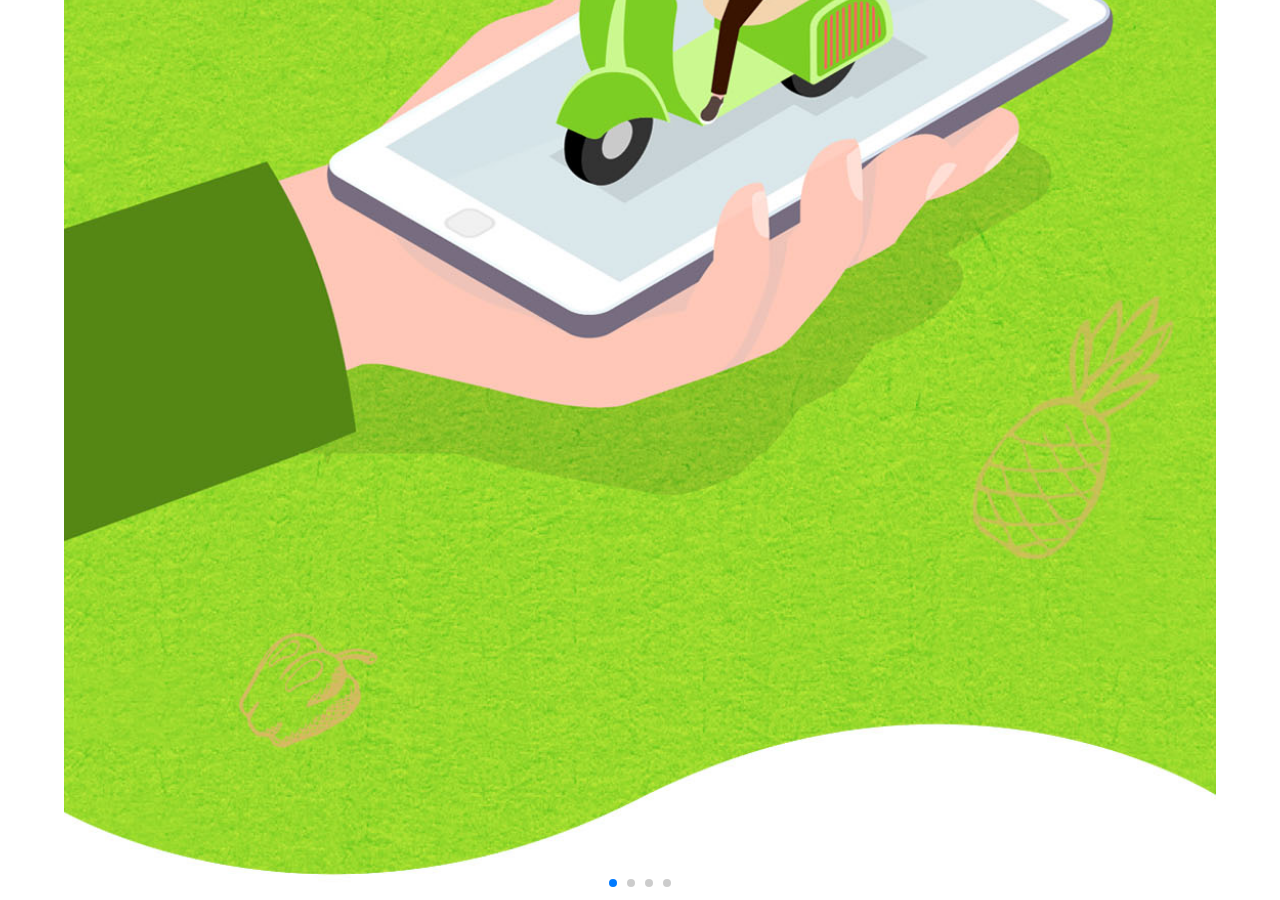
<file: index.html>
<!DOCTYPE html>
<html lang="en">
<head>
<meta charset="gb2312">
<title></title>
<meta name="viewport" content="width=device-width, initial-scale=1, minimum-scale=1, maximum-scale=1">

<!-- Link Swiper's CSS -->
<link rel="stylesheet" href="dist/css/swiper.min.css">

<!-- Demo styles -->
<style>
html, body {
	position: relative;
	height: 100%;
}
body {
	background: #eee;
	font-family: Helvetica Neue, Helvetica, Arial, sans-serif;
	font-size: 14px;
	color:#000;
	margin: 0;
	padding: 0;
}
.swiper-container {
	width: 100%;
	height: 100%;
}
.swiper-slide {
	text-align: center;
	font-size: 18px;
	background: #fff;

	/* Center slide text vertically */
	display: -webkit-box;
	display: -ms-flexbox;
	display: -webkit-flex;
	display: flex;
	-webkit-box-pack: center;
	-ms-flex-pack: center;
	-webkit-justify-content: center;
	justify-content: center;
	-webkit-box-align: center;
	-ms-flex-align: center;
	-webkit-align-items: center;
	align-items: center;
}
.swiper-slide img{
	width: 90%;
}
</style>
</head>
<body>
<!-- Swiper -->
<div class="swiper-container">
	<div class="swiper-wrapper">
		<div class="swiper-slide"><img src="img/yind (11).jpg"></div>
		<div class="swiper-slide"><img src="img/yind (4).jpg"></div>
		<div class="swiper-slide"><img src="img/yind (3).jpg"></div>
		<div class="swiper-slide"><a href="index1.html"><img src="img/yind (2).jpg"></a></div>
		<!--<div class="swiper-slide">Slide 5</div>
		<div class="swiper-slide">Slide 6</div>
		<div class="swiper-slide">վ���ز�</div>
		<div class="swiper-slide">Slide 8</div>
		<div class="swiper-slide">Slide 9</div>
		<div class="swiper-slide">Slide 10</div>-->
	</div>
	<!-- Add Pagination -->
	<div class="swiper-pagination"></div>
	<!-- Add Navigation -->
	<!--<div class="swiper-button-prev"></div>
	<div class="swiper-button-next"></div>-->
</div>

<!-- jQuery -->
<script type="text/javascript" src="js/jquery-2.1.3.min.js"></script>
<!-- Swiper JS -->
<script src="dist/js/swiper.jquery.min.js"></script>

<!-- Initialize Swiper -->
<script>
var swiper = new Swiper('.swiper-container', {
	pagination: '.swiper-pagination',
	paginationClickable: true,
	  spaceBetween: 30,
    centeredSlides: true,
//  autoplay:4000,
//  autoplayDisableOnInteraction: false,
//  loop:true,
//	nextButton: '.swiper-button-next',
//	prevButton: '.swiper-button-prev'
});
</script>


</body>
</html>
</file>
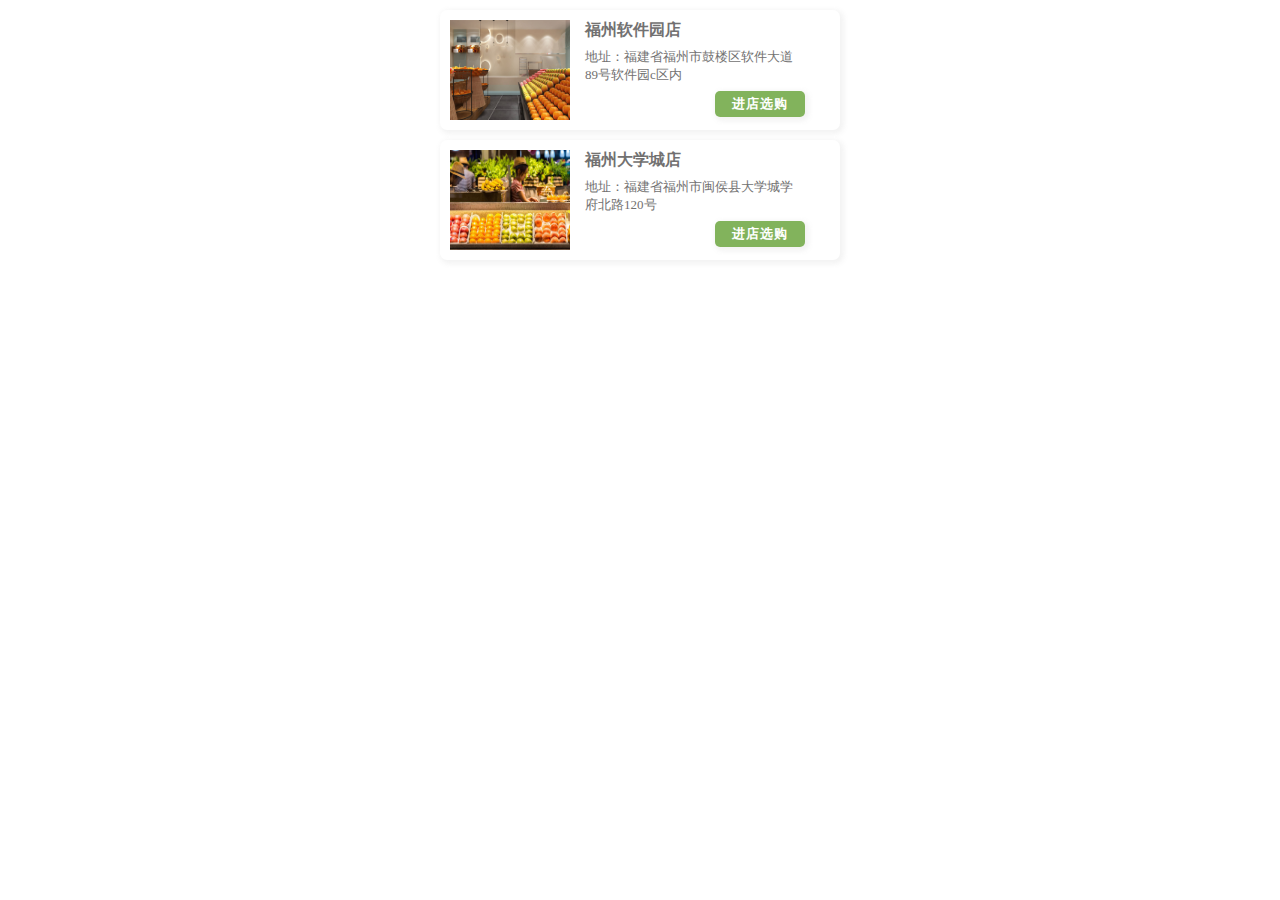
<file: html/detail.html>
<!DOCTYPE html>
<html>
	<head>
		<meta charset="UTF-8">
		<title>附近鲜果</title>
		<link rel="stylesheet" href="../css/project.css" />
		<meta name="viewport" content="width=device-width, initial-scale=1, minimum-scale=1, maximum-scale=1">
		<style type="text/css">
			.phoneDetail_list{
				width: 100%;
				padding: 10px;
				box-sizing: border-box;
				border-radius: 7px;
				margin-top: 10px;
				-moz-box-shadow:2px 2px 5px 2px rgba(136,136,136,0.1); /* 老的 Firefox */
				box-shadow: 2px 2px 5px 2px rgba(136,136,136,0.1);
			}
			.phoneDetail_list>div{
				display: flex;
				color: #727171;
				/*width: 70%;*/
				text-align: left;
				
			}
			.phoneDetail_list>div>img{
				width: 120px;
				height: 100px;
				margin-right: 15px;
			}
			.phoneDetail_list>div>div{
				/*margin-left: 20px;*/
				width: 220px;
			}
			.phoneDetail_list>div>div>h3{
				font-size: 16px;
				margin-bottom: 7px;
			}
			.phoneDetail_list>div>div>p{
				margin-bottom: 7px;
			}
			.phoneDetail_list>div>div>button{
				float: right;
				width:90px;
				border: 0;
				padding: 4px;
				background-color: #82b35c;
				color: #FFFFFF;
				border-radius: 5px;
				-moz-box-shadow:2px 2px 5px 2px rgba(136,136,136,0.1); /* 老的 Firefox */
				box-shadow: 2px 2px 5px 2px rgba(136,136,136,0.1);
				font-weight: bold;
				letter-spacing: 1px;
			}
		</style>
	</head>
	<body>
		<div class="phoneDetail_list">
			<div>
				<img src="../images/g1.jpg" />
				<div>
					<h3>福州软件园店</h3>
					<p>地址：福建省福州市鼓楼区软件大道89号软件园c区内</p>
					<button>进店选购</button>
				</div>
			</div>
		</div>
		<div class="phoneDetail_list">
			<div>
				<img src="../images/g3.jpg" />
				<div>
					<h3>福州大学城店</h3>
					<p>地址：福建省福州市闽侯县大学城学府北路120号</p>
					<button>进店选购</button>
				</div>
			</div>
		</div>
	</body>
	<script type="text/javascript" src="../js/jquery-1.8.2.min.js" ></script>
	<script type="text/javascript">
		$(".phoneDetail_list>div>div>button").click(function(){
			window.location.href="list1.html"
		})
	</script>
</html>
</file>
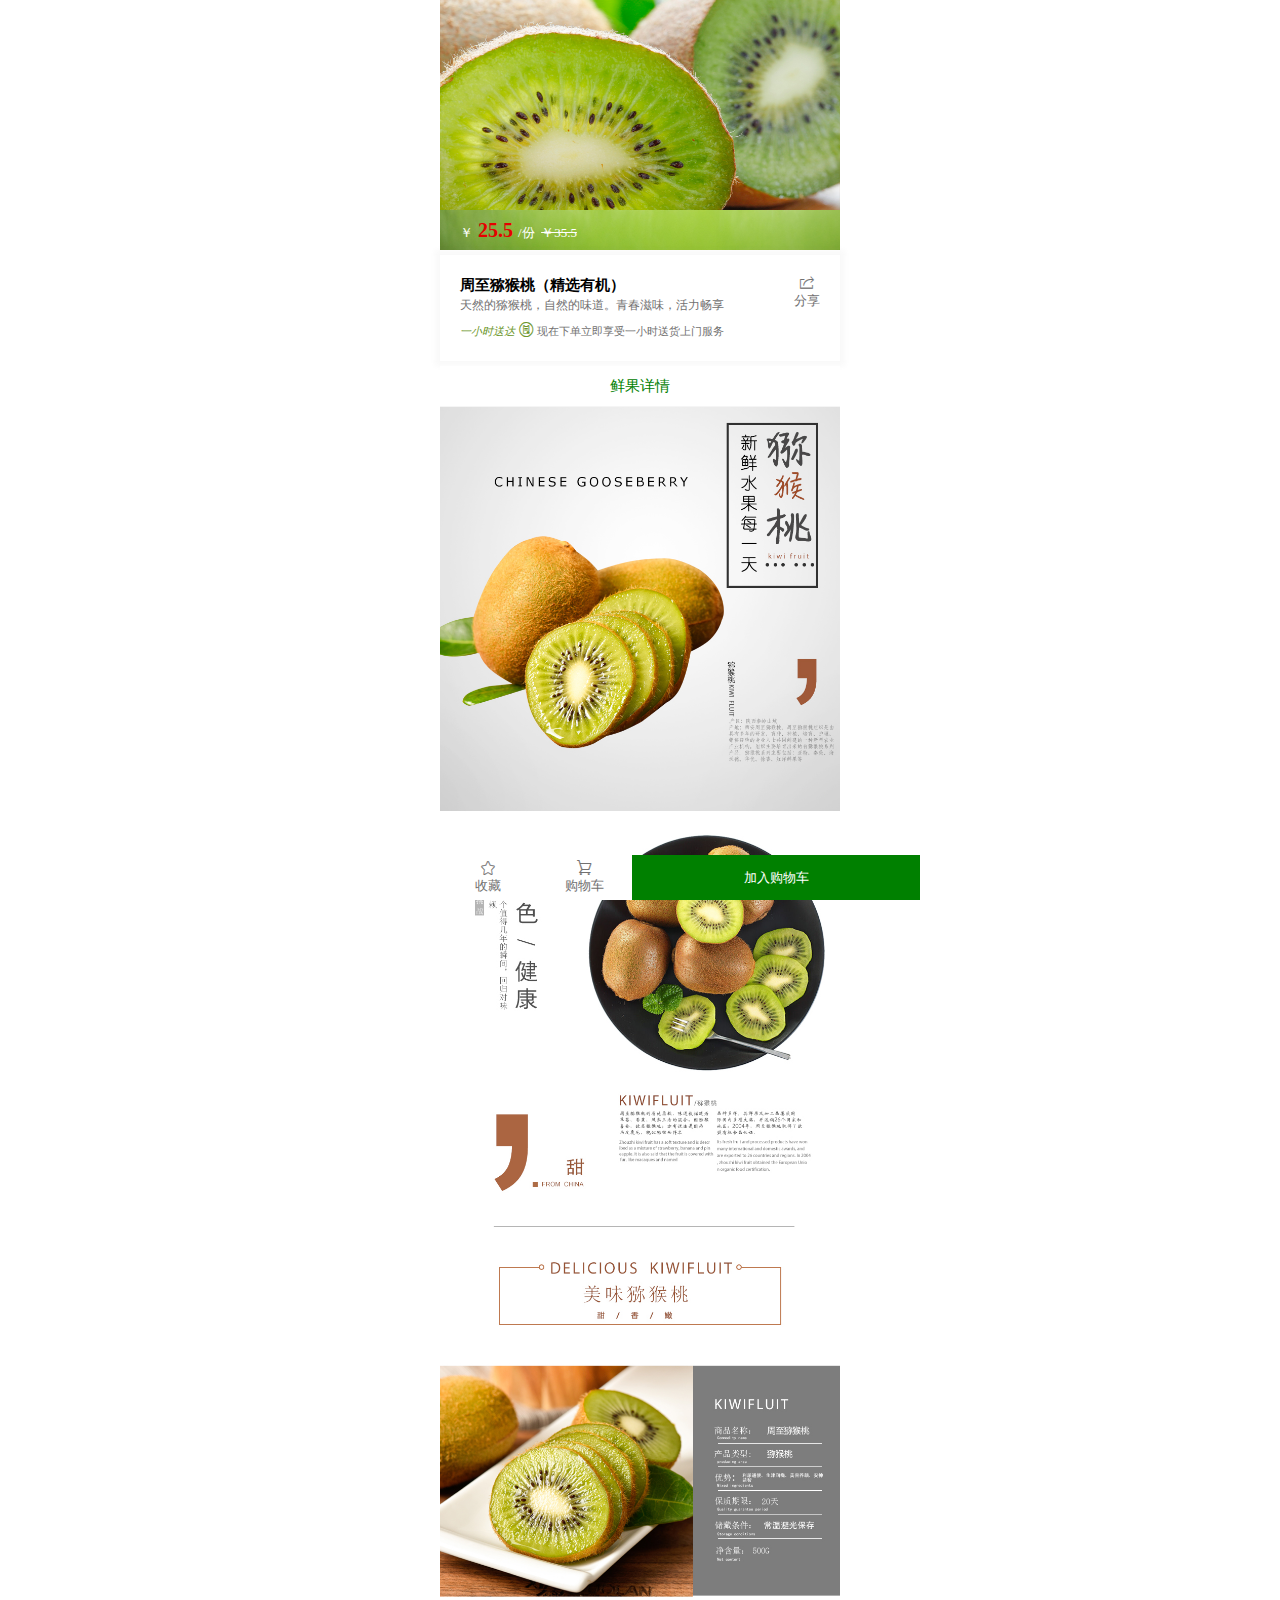
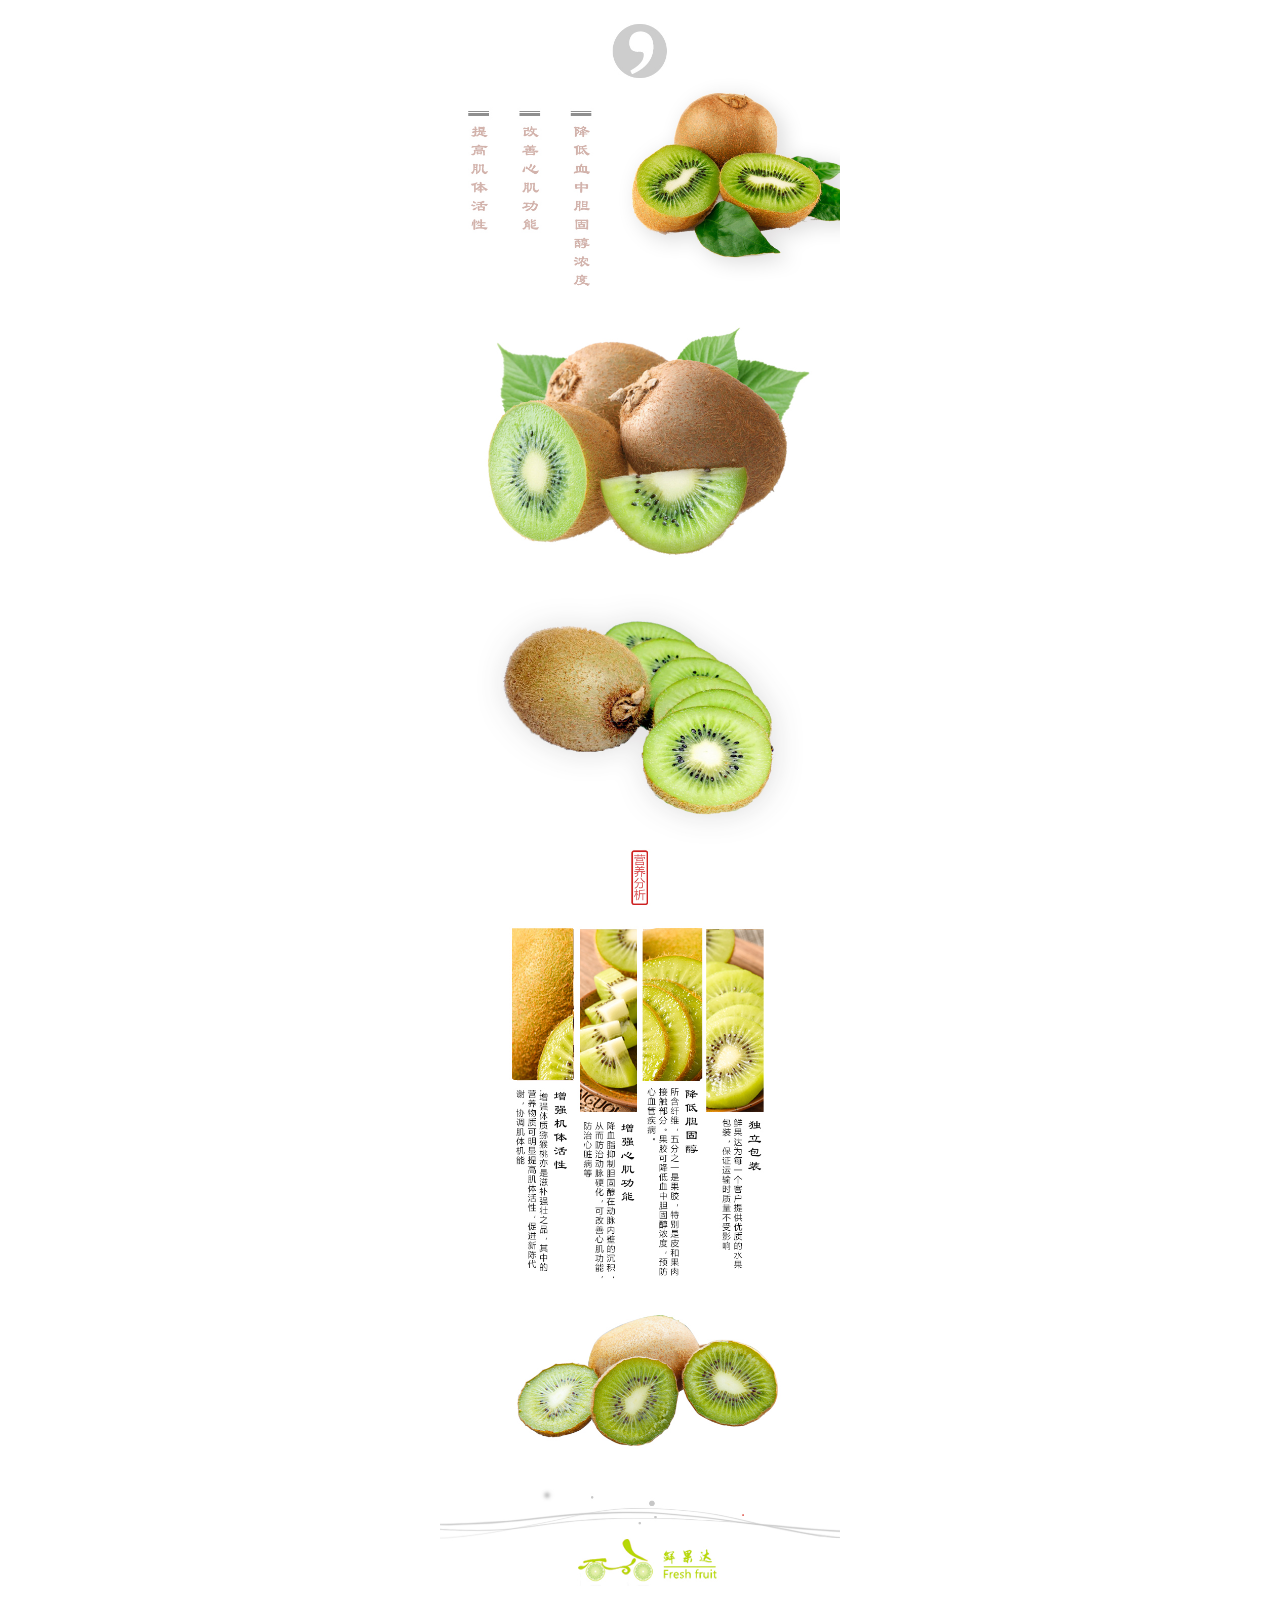
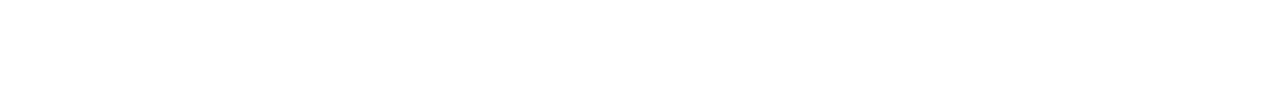
<file: html/xiangqing.html>
<!DOCTYPE html>
<html>
<head>
	<meta charset="utf-8" />
    <title>商品详情</title>
    <meta name="viewport" content="width=device-width, initial-scale=1, minimum-scale=1, maximum-scale=1">
	<link rel="stylesheet" type="text/css" href="../css/project.css?t=1">
	<!-- Link Swiper's CSS -->
	<link rel="stylesheet" href="../dist/css/swiper.min.css">
</head>
<body>
<!-- Swiper -->
  <div class="swiper-container banner" style="height: 210px;">
     <div class="swiper-wrapper">
          <!--<div class="swiper-slide">
           	<video  width="100%" height="100%" controls="controls">
				<source src="../img/video.mp4" type="video/mp4">
			</video>
          </div> -->
          <div class="swiper-slide"><img src="../img/tu1.jpg" width="100%" style="height: 160%;margin-top: -30px;"></div>
          <div class="swiper-slide"><img src="../img/tu4.jpg" width="100%" style="height: 160%;margin-top: -30px;"></div>
          <div class="swiper-slide"><img src="../img/tu2.jpg" width="100%" style="height: 160%;margin-top: -30px;"></div>
          <div class="swiper-slide"><img src="../img/tu5.jpg" width="100%" style="height: 160%;margin-top: -30px;"></div>
     </div>
    <!-- Add Pagination -->
        <div class="swiper-pagination"></div>
  </div>
  
<div class="shangp_content">
	<div class="sptop">
		<p>
			￥<span style="color:#e50000;">25.5</span>/份&nbsp;&nbsp;<del>￥35.5</del>
		</p>
	</div>
  	<div class="spheader">
  		<div>
  			<h4>周至猕猴桃（精选有机）</h4>
  			<p>天然的猕猴桃，自然的味道。青春滋味，活力畅享</p>
  			<div>
  				<i>一小时送达</i>
  				<i class="iconfont">&#xe8b2;</i>
  				现在下单立即享受一小时送货上门服务
  			</div>
  		</div>
  		<p><i class="iconfont">&#xe8bf;</i><br>分享</p>
  	</div>
  	<div class="spcontent">
  		<p>鲜果详情</p>
  		<img src="../img/xiangqiang.jpg" />
  	</div>
</div>
<div class="shangp_footer">
	<div>
		<i class="iconfont shouc">&#xe912;</i>
		<p>收藏</p>
	</div>
  	<div>
		<i class="iconfont">&#xe8b3;</i>
		<p>购物车</p>
	</div>
	<div class="chujiabtn">
		加入购物车
	</div>
</div>
<div class="qr_btn">
	<div>
		<div class="spheader">
      <div>
        <h4>周至猕猴桃（精选有机）</h4>
        <p>天然的猕猴桃，自然的味道。青春滋味，活力畅享</p>
        <div>
          <i>一小时送达</i>
          <i class="iconfont">&#xe8b2;</i>
          现在下单立即享受一小时送货上门服务
        </div>
      </div>
      <!-- <p><i class="iconfont">&#xe8bf;</i><br>分享</p> -->
    </div>
  		<div class="guige">规格：500g/一份</div>
  		<div>
  			<div class="addactive shuliang">数量：<i class="iconfont jian">&#xeab9;</i><span>1</span><i class="iconfont jia">&#xeaba;</i></div>
  		</div>
  		<button>加入购物车</button>
	</div>
</div>
  
  
  
</body> 
 <script src="../dist/js/swiper.min.js"></script>
  <script type="text/javascript" src="../js/jquery-1.8.2.min.js"></script>

  <!-- Initialize Swiper -->
  <script type="text/javascript">
    var mySwiper1  = new Swiper(".banner.swiper-container",{

        autoplay:true,//设置自动循环播放
        pagination: '.swiper-pagination',
        loop:true

})
    $(function(){
    	var str = 1
    	$(".shouc").click(function(){
    		if(str == 1){
    			$(this).html("&#xe911;").css("color","green");
    			str=-1;
    		}
    		
    		})
    	$(".chujiabtn").click(function(){
			var height =$(window).height()+"px";
			$(".qr_btn").show().css("height",height).css("top","0px");
			$("body").css("overflow","hidden");
			$(".qr_btn button").click(function(){
				$(".qr_btn").hide();
				$("body").css("overflow","auto");
			})
			
		})
    	var sum = 1;
    	$(".jia").click(function(){
    		sum=sum+1;
    		$(".shuliang span").html(sum);
    	})
    	$(".jian").click(function(){
    		if(sum>1){
    			sum=sum-1;
    			$(".shuliang span").html(sum);
    		}else{
    			alert("不能再减了！")
    		}
    		
    	})
    		
    })
</script>
</html>
</file>
<file: css/project.css>
* {
	padding: 0px;
	margin: 0
}

body {
	background-color: #fff;
	font-family: "Microsoft Yahei";
	text-align: center;
    width: 100%;
    max-width: 400px;
    margin:0 auto;
    padding-bottom: 50px;
    font-size: 13px;

}
@font-face {
	font-family: 'iconfont';
	src: url('../iconfont/iconfont.eot');
	/* IE9*/
	src: url('../iconfont/iconfont.eot?#iefix') format('embedded-opentype'), /* IE6-IE8 */
	url('../iconfont/iconfont.woff') format('woff'), /* chrome、firefox */
	url('../iconfont/iconfont.ttf') format('truetype'), /* chrome、firefox、opera、Safari, Android, iOS 4.2+*/
	url('../iconfont/iconfont.svg#iconfont') format('svg');
	/* iOS 4.1- */
}
i,p,span{
    cursor: pointer;
}
.iconfont {
	font-family: "iconfont" !important;
	font-size: 16px;
	font-style: normal;
	-webkit-font-smoothing: antialiased;
	-webkit-text-stroke-width: 0.2px;
	-moz-osx-font-smoothing: grayscale;
}
/*首页头部*/
.dingwei{
    font-size: 15px;
    color: #fff;
    position: absolute;
    z-index: 100;
    width: 90%;
    padding-left: 5%;
    padding-bottom: 5%;
    display: flex;
    -ms-display: flex;
    -moz-display: flex;
    -webkit-display: flex;
    justify-content: space-between;
    margin-top: 10px;
}

.sousel{
    width: 100%;
    position: relative;
}
.sousel>input{
    width: 90%;
    max-width: 480px;
    margin:auto;
    left: 5%;
    border: 0;
    height: 30px;
    text-align: center;
    position: absolute;
    margin: 0 auto;
    z-index: 100;
    margin-top: 50px;
    
}


    .swiper-container {
      width: 100%;
      height: 300px;
      color: #000;
      position: relative;

    }
    .swiper-slide {
      text-align: center;
      font-size: 18px;
      background: #fff;
      background-color:#ccc;
      /* Center slide text vertically */
      display: -webkit-box;
      display: -ms-flexbox;
      display: -webkit-flex;
      display: flex;
      /*-webkit-box-pack: center;
      -ms-flex-pack: center;
      -webkit-justify-content: center;
      justify-content: center;
      -webkit-box-align: center;
      -ms-flex-align: center;
      -webkit-align-items: center;
      align-items: center;*/
    }
    .case>div{
        height: 240px;
    }
    .case>div>div{
        background-color: #fff;
        display: flex;
        -ms-display: flex;
        -moz-display: flex;
        -webkit-display: flex;
        flex-wrap: wrap;
    }
    .case>div>div>div{
        width: 25%;
        height: 60px;
        margin-top: 30px;
        color: green;
    }
    .case>div>div>div>p{
        font-size: 13px;
        margin-top: 15px;
    }
    .case>div>div>div>i{
        font-size: 30px!important;
        padding: 10px;
        padding-left: 11px;
        padding-right: 11px;
        border: 1px green solid;
        border-radius: 50%;
    }
    .case>div>div>div:nth-child(5){
        margin-top: -30px;
    }
    .case>div>div>div:nth-child(6){
        margin-top: -30px;
    }
    .case>div>div>div:nth-child(7){
        margin-top: -30px;
    }
    .case>div>div>div:nth-child(8){
        margin-top: -30px;
    }
    footer{
        width: 100%;
        max-width: 400px;
         height: 40px;
         display: flex;
        -ms-display: flex;
        -moz-display: flex;
        -webkit-display: flex;
        position: fixed;
        bottom: 0px;
        z-index: 999;
        padding-top: 5px;
        background-color: #f2f2f2;
    }
    footer>div{
        width: 25%;
        color: #505050;
        text-align:center;
    }
    footer>div>p{
        font-size: 12px;
    }
    footer>div>i{
        
        font-size: 18px!important;
    }
   .footer_active{
    color: green;
   }
   .small_img{
    width: 100%;
    margin-top: -90px;
    position: relative;
    z-index: 101;
   }
    .small_img>img{
        width: 100%;
    }
    .tuijian>div:nth-child(1){
        height: 30px;
        line-height: 30px;
        padding-left: 10px;
        padding-right: 10px;
        box-sizing: border-box;
        display: flex;
        -ms-display: flex;
        -moz-display: flex;
        -webkit-display: flex;
        justify-content: space-between;
    }
    .tuijian>div>p{
        font-size: 12px;
    }
    .tuijian>div:nth-child(2){
        width: 100%;
        display: flex;
        -ms-display: flex;
        -moz-display: flex;
        -webkit-display: flex;
        justify-content: center;
        margin-top: 5px;
    }
    .tuijian>div>div{
        width: 33.3%;

    }
    .tuijian>div>div>img{
        width: 80%;
        margin: 0 auto;
        border-radius: 10px;
    }
    .tuijian>div>div>del{
        color: gray;
        margin: 0;
        font-size: 14px;
        margin-top: -3px;
    }
    .tuijian>div>div>p{
        color: #ff000c;
        margin-top: 0;
        margin-bottom: 0;
    }
    .tuijian_top{
        width: 100%;
        margin-top: 15px;
        margin-bottom: 10px;
    }
    .tuijian_top>img{
        width: 70%;
        margin: 0 auto;
    }
    .tuijian_top>p{
        margin-top: -25px;
    }
   .tuijian_list{
         display: flex;
        -ms-display: flex;
        -moz-display: flex;
        -webkit-display: flex;
        justify-content: center;
        flex-wrap:wrap;
    }
    .tuijian_list>div{
        width: 33.3%;
        box-sizing: border-box;
       border-right: 1px solid rgba(204,204,204,0.2);
       border-bottom: 1px solid rgba(204,204,204,0.2);

        
    }
.tuijian_list>div:nth-child(3n+3) {
           margin-right: 0;
           border-right: 0!important;
       }
.tuijian_list>div:nth-last-child(3){
    border-bottom: 0;

}
.tuijian_list>div:nth-last-child(2){
    border-bottom: 0;

}
.tuijian_list>div:nth-last-child(1){
    border-bottom: 0;

}
    .tuijian_list>div>img:nth-child(2){
        width: 70%;
        margin: 0 auto;
    }
   /* .tuijian_list>div:nth-child(1){
        border-right: 1px solid rgba(204,204,204,0.6);
        margin-right: 10px;
    }
    .tuijian_list>div:nth-child(2){
        border-right: 1px solid rgba(204,204,204,0.6);
         margin-right: 10px;
    }
    .tuijian_list>div:nth-child(4){
        border-right: 1px solid rgba(204,204,204,0.6);
         margin-right: 10px;
    }
    .tuijian_list>div:nth-child(5){
        border-right: 1px solid rgba(204,204,204,0.6);
         margin-right: 10px;
    }*/


    .tuijian_list>div>p{
        font-size: 12px;
    }
    .tuijian_list>div>div{
        width: 100%;
        margin-top: 5px;
        margin-bottom: 5px;
        padding-left: 10px;
        padding-right: 10px;
         font-size: 14px;
        box-sizing: border-box;
         display: flex;
        -ms-display: flex;
        -moz-display: flex;
        -webkit-display: flex;
        justify-content: space-between;
        color: green;
    }


/*分类列表页*/
body>article:nth-child(2){
    width: 100%;
    display: flex;
    -ms-display: flex;
    -moz-display: flex;
    -webkit-display: flex;
}
.index_part1{
    width: 30%;
    
}
.index_part2{
    width: 70%;
}
.index_part2>div>div>div{
    width: 50%;
}
}
.index_part2>div>div>div:nth-child(2n+2) {
           margin-right: 0;
           border-right: 0!important;
       }
       .index_part2>div>div>div:nth-child(3n+3) {
            box-sizing: border-box;
       border-right: 1px solid rgba(204,204,204,0.2)!important;
       border-bottom: 1px solid rgba(204,204,204,0.2);
       }
       .index_part2>div>div>div:nth-last-child(3){
    border-right: 1px solid rgba(204,204,204,0.2)!important;
       border-bottom: 1px solid rgba(204,204,204,0.2)!important;

}
.tuijian_list>div:nth-last-child(2){
    border-bottom: 0!important;

}
.tuijian_list>div:nth-last-child(1){
    border-bottom: 0!important;

}
.index_part1>div{
    width: 100%;
    height: 45px;
    line-height: 45px;
    font-size: 14px;
    color: #505050;
    background-color: #f0f0f0;
}
.index_part1{
    background-color: #f6f6f6;
    height:620px;
}
.active_part1{
    background-color: #fff!important;
    color: green;
}
.index_part2>div>div>div>img:nth-child(2){
	margin-top: 10px;
}
.index_part3{
	width: 100%;
}
.goutop{
	width: 90%;
	height: 40px;
	line-height: 40px;
	padding-left: 5%;
	padding-right: 5%;
	background-color: green;
	color: #FFFFFF;
	
	display: flex;
    -ms-display: flex;
    -moz-display: flex;
    -webkit-display: flex;
    justify-content: space-between;
}
.goutop i{
	font-size: 20px;
}
.gouwuche i{
	font-size: 25px;
	color: green;
}
.goutop>div>span{
	margin-left: 10px;
}
.gouwuche{
	width: 94%;
	margin-left: 3%;
	margin-top: 20px;
	height: 100px;
	background-color: #FFFFFF;
	display: flex;
    -ms-display: flex;
    -moz-display: flex;
    -webkit-display: flex;
    border-radius: 5px;
    box-shadow: 0px 0px 5px 5px rgba(136,136,136,0.05);
}
.gouwuche>div:nth-child(1){
	width: 10%;
	text-align: center;
	height: 100px;
	line-height: 100px;
}
.gouwuche>div:nth-child(2){
	width: 30%;
}
.gouwuche>div>img{
	width: 80px;
	height: 80px;
	margin-top: 10px;
}
.gouwuche>div:nth-child(3){
	width: 50%;
	text-align: left;
	padding-top: 15px;
	padding-bottom: 15px;
	line-height: 20px;
	box-sizing: border-box;
}
.gouwuche>div>p:nth-child(2){
	color: #cccccc;
}
.gouwuche>div:nth-child(4){
	width: 10%;
	text-align: center;
	height: 100px;
	line-height: 100px;
	border-radius: 0px 5px 5px 0px;
}
.index_part4{
	width: 100%;
}
.index_part4>div:nth-child(1){
	width: 100%;
	height: 130px;
	color: #FFFFFF;
	background-color: green;
}
.index_part4>div>img{
	width: 80px;
	height: 80px;
	border-radius: 50%;
	border:2px solid #07774b;
	margin-top: 8px;
	margin-bottom: 4px;
}
.zhuangtai{
	width: 100%;
	height: 100px;
	background-color: #FFFFFF;
	display: flex;
    -ms-display: flex;
    -moz-display: flex;
    -webkit-display: flex;
    border-radius: 5px;
    margin-top: 15px;
    box-shadow: 0px 0px 5px 5px rgba(136,136,136,0.1);
}
.zhuangtai>div{
	width: 33%;
	text-align: center;
	padding-top: 15px;
	box-sizing: border-box;
}
.zhuangtai>div>i{
	color: green;
	font-size: 45px;
	margin-top: 15px;
}
.mylist{
	width: 100%;
	margin-top: 20px;
	padding-top: 5px;
	padding-bottom: 15px;
	color: #727171;
	box-shadow: 0px 0px 5px 5px rgba(136,136,136,0.05);
}
.mylist>div{
	height: 45px;
	line-height: 45px;
	margin-left: 3%;
	margin-right: 3%;
	box-sizing:border-box;
	border-bottom: 1px #f2f2f2 solid;
	display: flex;
    -ms-display: flex;
    -moz-display: flex;
    -webkit-display: flex;
    justify-content: space-between;
}
.mylist>div>p>span{
	margin-left: 10px;
}
.jiesuan{
	width: 100%;
	height: 40px;
	line-height: 40px;
	background-color: green;
	position: fixed;
	bottom: 42px;
	color: #FFFFFF;
}
.jiesuan>div{
	float: right;
}
.jiesuan>div:nth-child(1){
	width: 25%;
	text-align: center;
	font-size: 15px;
	background-color: #e5a01a;
	margin-left: 15px;
}
.addactive{
    margin-top: -1px;
}
.addactive>i{
    margin-left: 5px;
    margin-right: 5px;
}
.sptop{
	width: 100%;
	height: 40px;
	line-height: 40px;
	text-align: left;
	padding-left: 5%;
	color: #FFFFFF;
	box-sizing: border-box;
	background-image: url(../img/spbg.jpg);
	background-size: 130% 130%;
	
}
.sptop>p>span{
	margin-left: 5px;
	margin-right: 5px;
	font-size: 20px;
	font-weight: 700;
}
.spheader{
	width: 100%;
	padding: 5%;
	box-sizing: border-box;
	margin-top: 5px;
	margin-bottom: 5px;
	display: flex;
    -ms-display: flex;
    -moz-display: flex;
    -webkit-display: flex;
    justify-content: space-between;
    box-shadow: 0px 0px 5px 5px rgba(136,136,136,0.05);
}
.spheader>div{
	text-align: left;
	line-height: 20px;
}
.spheader>i{
	font-size: 20px;
	margin-top: 15px;
}
.spheader>div>h4{
	font-size: 15px;
}
.spheader>div>p{
	font-size: 12px;
	color: #727171;
	
}
.spheader>p{
	color: #727171;
}
.spheader>div>div{
	margin-top: 5px;
	color: #727171;
	font-size: 11px;
}
.spheader>div>div>i{
	color: #6b962a;
}
.spcontent{
	padding-top: 5px;
	background-color: #FFFFFF;
}
.spcontent>p{
	text-align: center;
	color: green;
	font-size: 15px;
	line-height: 30px;
	padding-bottom: 5px;
	border-bottom: 1px rgba(204,204,204,0.2) solid;
}
.spcontent>img{
	width: 100%;
}
.shangp_footer{
	color: #727171;
	width: 100%;
	height: 40px;
	padding-top: 5px;
	max-width: 480px;
	position: fixed;
	bottom: 0;
	background-color: #FFFFFF;
	display: flex;
    -ms-display: flex;
    -moz-display: flex;
    -webkit-display: flex;
    justify-content: space-between;
}
.shangp_footer>div:nth-child(1){
	width: 20%;
}
.shangp_footer>div:nth-child(2){
	width: 20%;
}
.shangp_footer>div:nth-child(3){
	margin-top: -5px;
	width: 60%;
	line-height:45px;
	color: #FFFFFF;
	background-color: green;
}
.qr_btn{
		width: 100%;
		max-width: 480px;
		background-color:rgba(0,0,0,0.4);
		background-color:rgba(0,0,0,0.4);
		position: fixed;
		top: 0px;
		z-index: 100;
		display: none;
		}
	.qr_btn>div{
		width:100%;
		margin: 0 auto;
		box-sizing: border-box;
		padding: 3%;
		background-color: #FFFFFF;
		border-radius:14px 14px 0px 0px;
		text-align: center;
		position: absolute;
		z-index: 100;
		line-height: 30px;
		bottom: 0px;
		
		-moz-box-shadow:2px 2px 10px 2px rgba(136,136,136,0.2); /* 老的 Firefox */
		box-shadow: 2px 2px 10px 2px rgba(136,136,136,0.2);
	}
	.shuliang>i,.shuliang>span{
		font-size: 20px;
		color: green;
	}
	.qr_btn button{
		width: 100%;
		height: 40px;
		border: 0;
		margin-top: 15px;
		color: #FFFFFF;
		border-radius: 5px;
		background-color: green;
	}
.fenge{
	width: 90%!important;
	margin-top: 10px;
	margin-bottom: 10px;
	border-radius: 20px;
	-moz-box-shadow:2px 2px 10px 2px rgba(136,136,136,0.2); /* 老的 Firefox */
	box-shadow: 2px 2px 10px 2px rgba(136,136,136,0.2);
}
.index_part1{
	position: fixed;
	left: 0;
}
.index_part2{
	margin-left: 30%;
}
</file>
